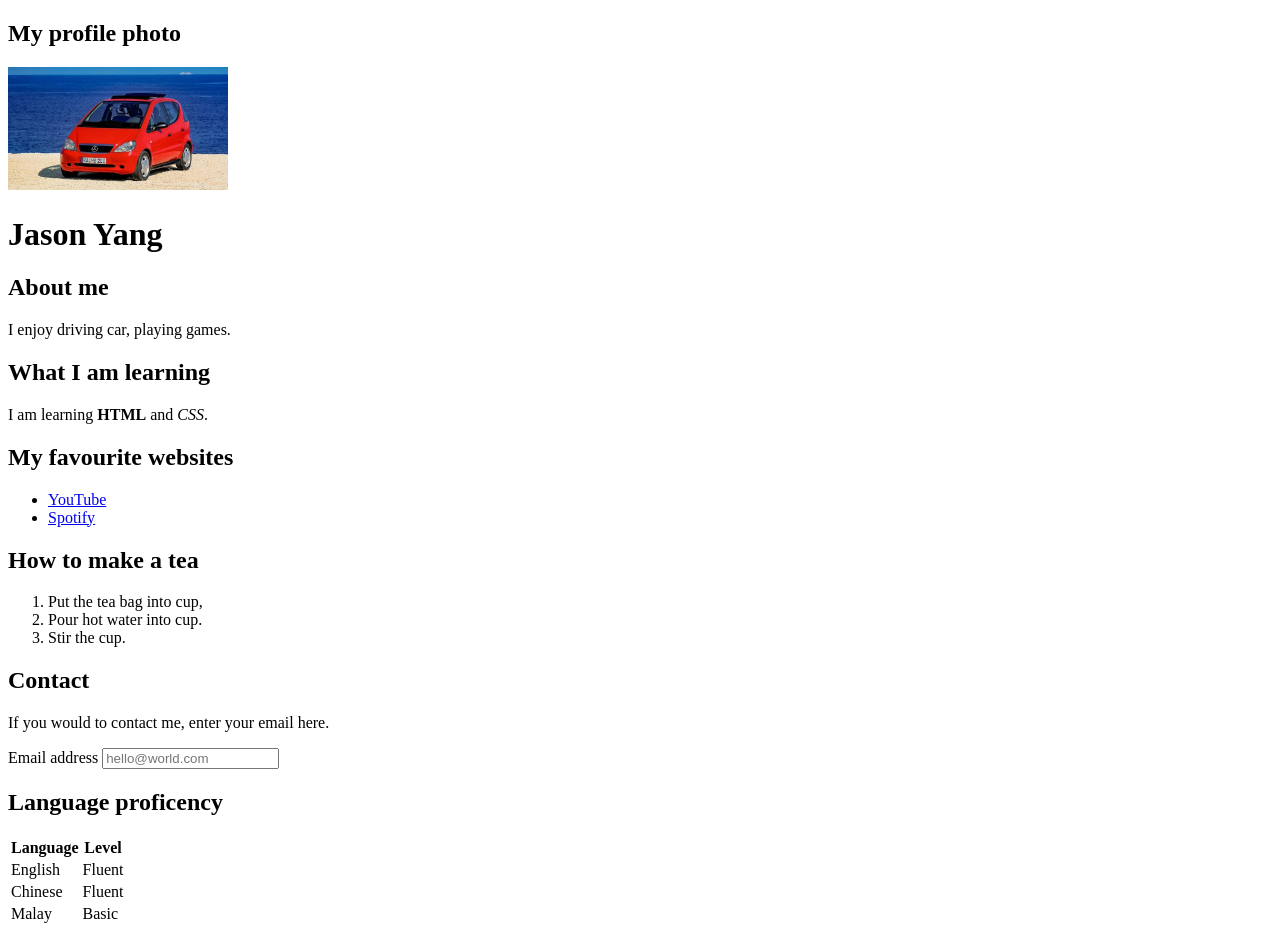
<file: d001-html-page-structure/index.html>
<!DOCTYPE html>
<html lang="en">

<head>
  <meta charset="UTF-8">
  <meta name="viewport" content="width=device-width, initial-scale=1.0">
  <title>Jason's profile</title>
</head>

<body>
  <h2>My profile photo</h2>
  <img src="images/red_car_beach.jpg" alt="Red, mercedes, car parked on sand, beach" width="220">
  <h1>Jason Yang</h1>

  <h2>About me</h2>
  <p>
    I enjoy driving car, playing games.
  </p>

  <h2>What I am learning</h2>
  <p>
    I am learning <strong>HTML</strong> and <em>CSS</em>.
  </p>

  <h2>My favourite websites</h2>
  <ul>
    <li><a href="https://www.youtube.com/">YouTube</a></li>
    <li><a href="https://open.spotify.com/">Spotify</a></li>
  </ul>

  <h2>How to make a tea</h2>
  <ol>
    <li>Put the tea bag into cup,</li>
    <li>Pour hot water into cup.</li>
    <li>Stir the cup.</li>
  </ol>

  <h2>Contact</h2>
  <p>If you would to contact me, enter your email here.</p>

  <label for="email">Email address</label>
  <input id="email" type="text" placeholder="hello@world.com">

  <h2>Language proficency</h2>
  <table>
    <thead>
      <tr>
        <th>Language</th>
        <th>Level</th>
      </tr>
    </thead>
    <tbody>
      <tr>
        <td>English</td>
        <td>Fluent</td>
      </tr>
      <tr>
        <td>Chinese</td>
        <td>Fluent</td>
      </tr>
      <tr>
        <td>Malay</td>
        <td>Basic</td>
      </tr>
    </tbody>
  </table>
</body>

</html>
</file>
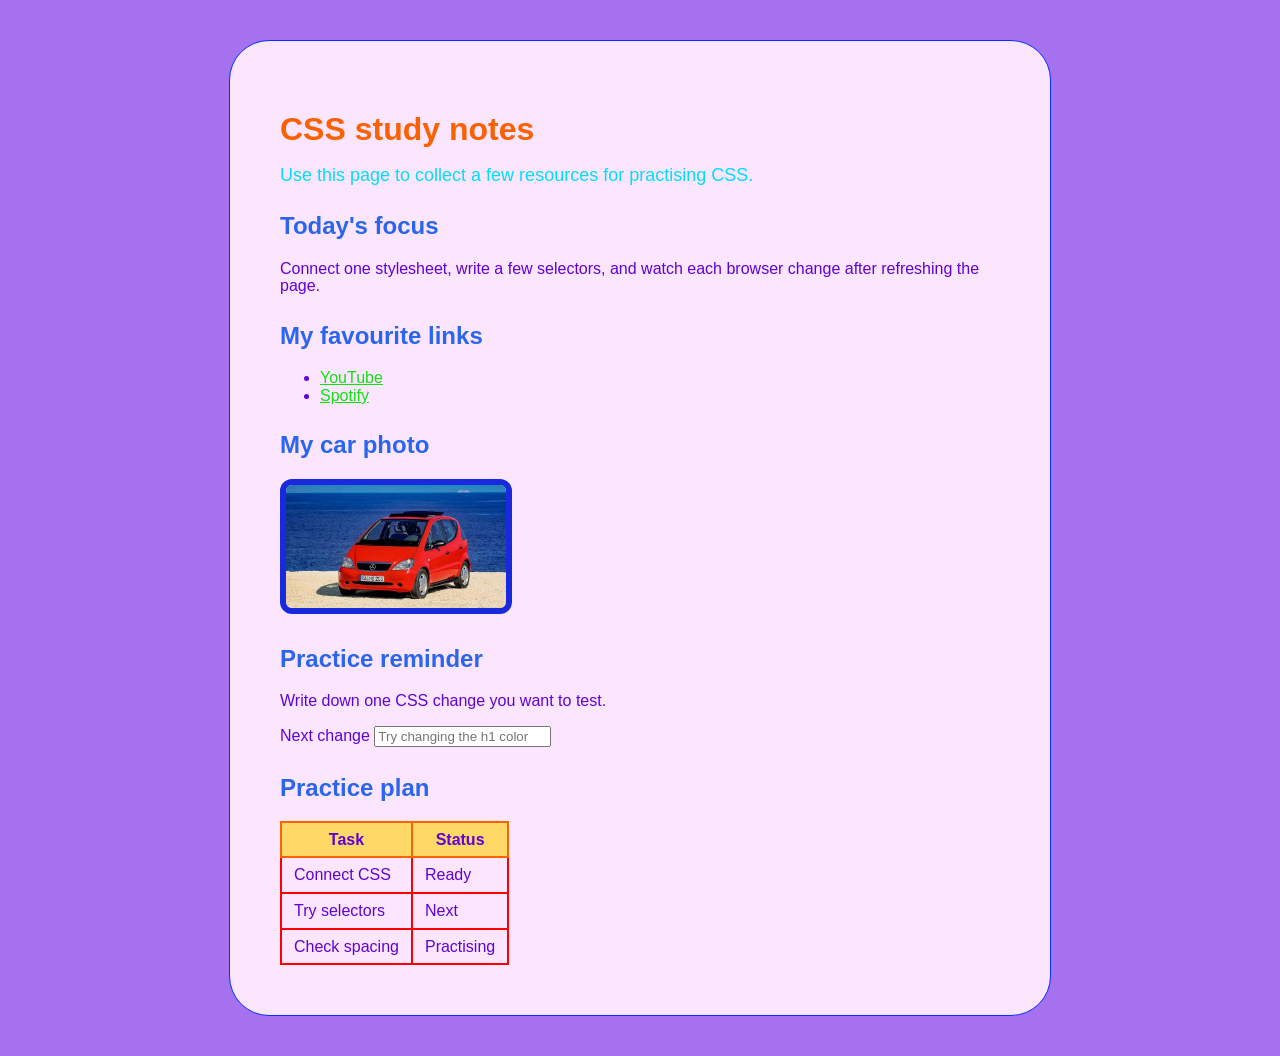
<file: d002-css-foundations/index.html>
<!DOCTYPE html>
<html lang="en">

<head>
  <meta charset="UTF-8">
  <meta name="viewport" content="width=device-width, initial-scale=1.0">
  <title>CSS study notes</title>
  <link rel="stylesheet" href="style.css">
</head>

<body>
  <main class="resource-card">
    <h1>CSS study notes</h1>
    <p class="summary">Use this page to collect a few resources for practising CSS.</p>

    <h2>Today's focus</h2>
    <p>
      Connect one stylesheet, write a few selectors, and watch each browser
      change after refreshing the page.
    </p>

    <h2>My favourite links</h2>
    <ul>
      <li><a href="https://www.youtube.com/">YouTube</a></li>
      <li><a href="https://open.spotify.com/">Spotify</a></li>
    </ul>

    <h2>My car photo</h2>
    <img src="assets/red_car_beach.jpg" alt="Red, mercedes, car parked on sand, beach" width="220">

    <h2>Practice reminder</h2>
    <p>Write down one CSS change you want to test.</p>
    <label for="reminder">Next change</label>
    <input id="reminder" type="text" placeholder="Try changing the h1 color">

    <h2>Practice plan</h2>
    <table>
      <thead>
        <tr>
          <th>Task</th>
          <th>Status</th>
        </tr>
      </thead>
      <tbody>
        <tr>
          <td>Connect CSS</td>
          <td>Ready</td>
        </tr>
        <tr>
          <td>Try selectors</td>
          <td>Next</td>
        </tr>
        <tr>
          <td>Check spacing</td>
          <td>Practising</td>
        </tr>
      </tbody>
    </table>
  </main>
</body>

</html>
</file>
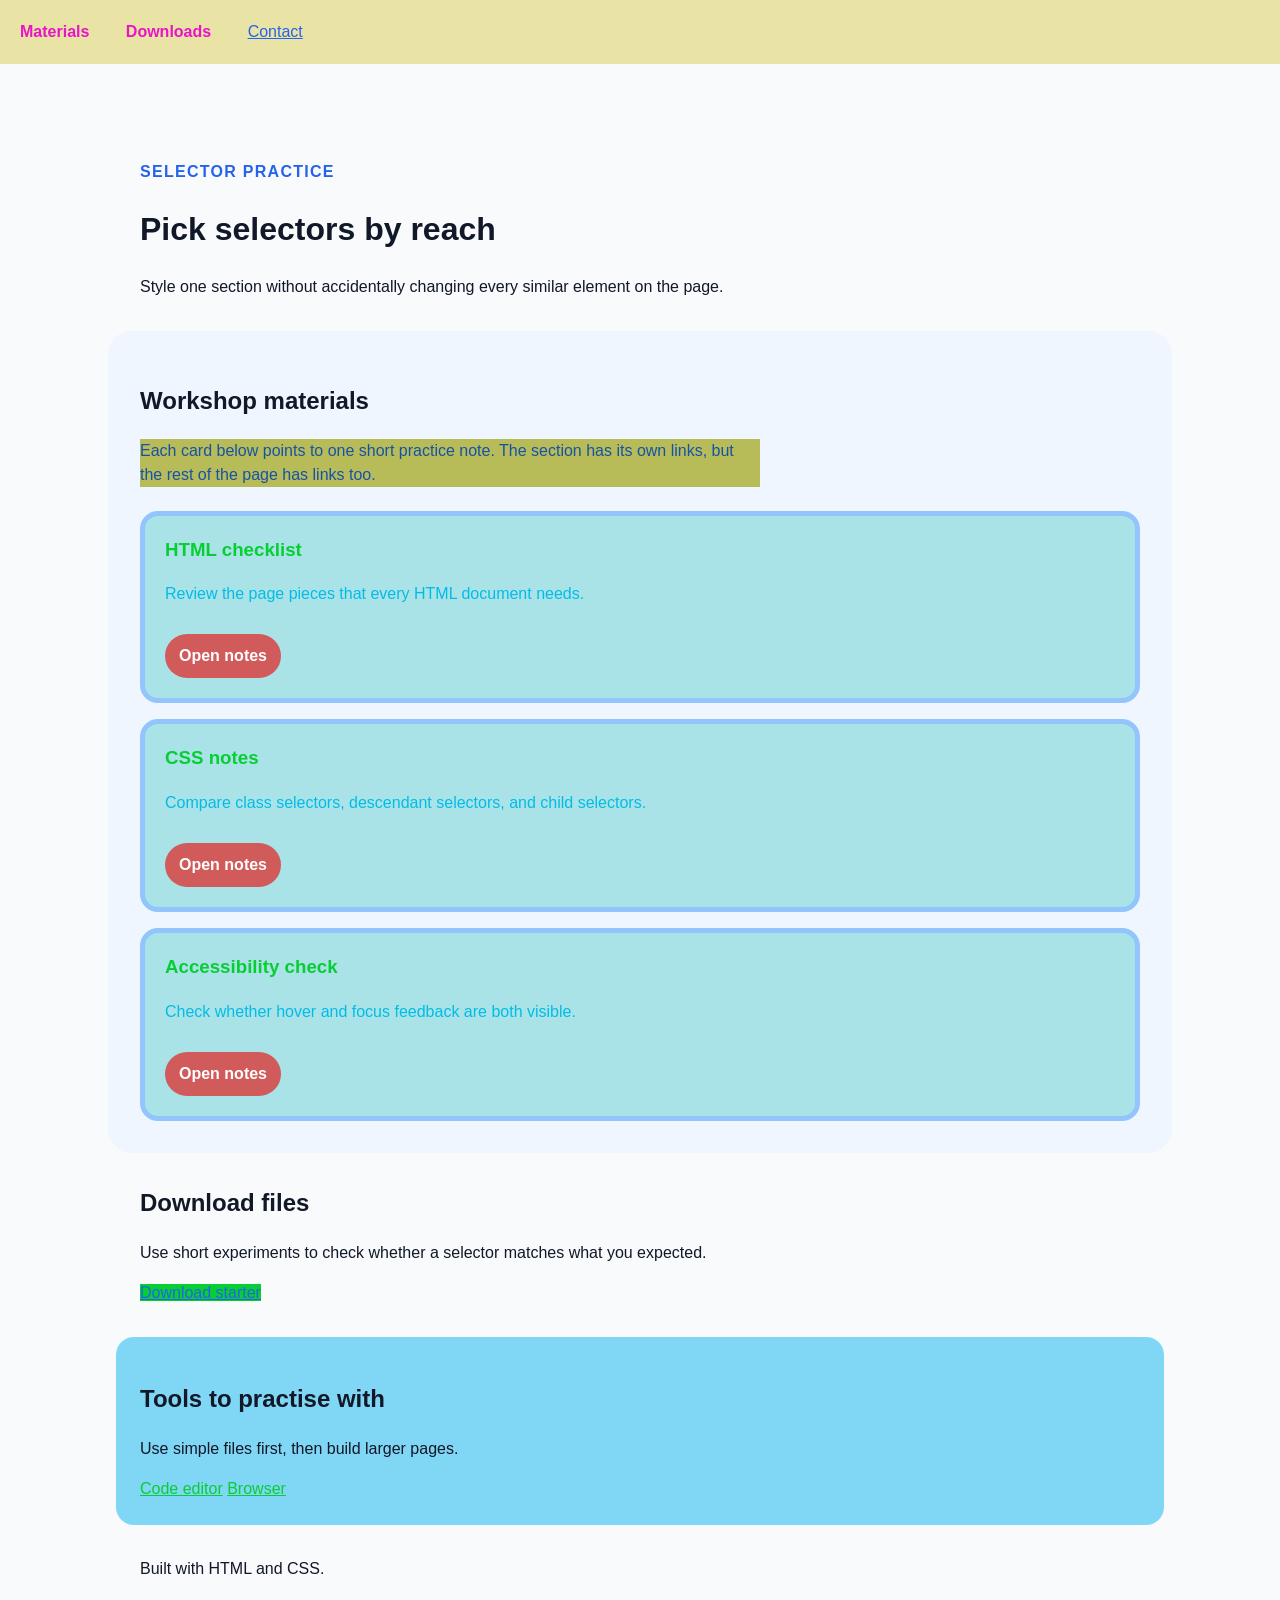
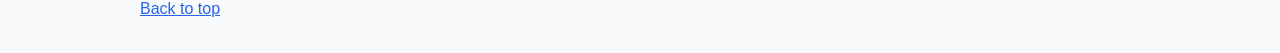
<file: exercise3/index.html>
<!DOCTYPE html>
<html lang="en">
  <head>
    <meta charset="UTF-8">
    <meta name="viewport" content="width=device-width, initial-scale=1.0">
    <title>Resource selector lab</title>
    <link rel="stylesheet" href="style.css">
  </head>
  <body>
    <nav class="quick-nav">
      <a href="#material-shelf">Materials</a>
      <a href="#downloads">Downloads</a>
      <span><a href="#contact">Contact</a></span>
    </nav>

    <header class="intro-panel">
      <p class="kicker">Selector practice</p>
      <h1>Pick selectors by reach</h1>
      <p>
        Style one section without accidentally changing every similar element
        on the page.
      </p>
    </header>

    <main>
      <section class="material-shelf" id="material-shelf">
        <h2>Workshop materials</h2>
        <p class="shelf-intro">
          Each card below points to one short practice note. The section has
          its own links, but the rest of the page has links too.
        </p>

        <div class="material-list">
          <article class="material-card">
            <h3>HTML checklist</h3>
            <p>Review the page pieces that every HTML document needs.</p>
            <a class="lesson-link" href="#html-checklist">Open notes</a>
          </article>

          <article class="material-card">
            <h3>CSS notes</h3>
            <p>Compare class selectors, descendant selectors, and child selectors.</p>
            <a class="lesson-link" href="#css-notes">Open notes</a>
          </article>

          <article class="material-card">
            <h3>Accessibility check</h3>
            <p>Check whether hover and focus feedback are both visible.</p>
            <a class="lesson-link" href="#accessibility-check">Open notes</a>
          </article>
        </div>
      </section>

      <section class="downloads" id="downloads">
        <h2>Download files</h2>
        <p>
          Use short experiments to check whether a selector matches what you
          expected.
        </p>
        <a href="#notes">Download starter</a>
      </section>
      
      <section class="tools">
        <h2>Tools to practise with</h2>
        <p>Use simple files first, then build larger pages.</p>
        <a href="#editor">Code editor</a>
        <a href="#browser">Browser</a>
      </section>
    </main>

    <footer class="page-footer" id="contact">
      <p>Built with HTML and CSS.</p>
      <a href="#top">Back to top</a>
    </footer>
  </body>
</html>
</file>
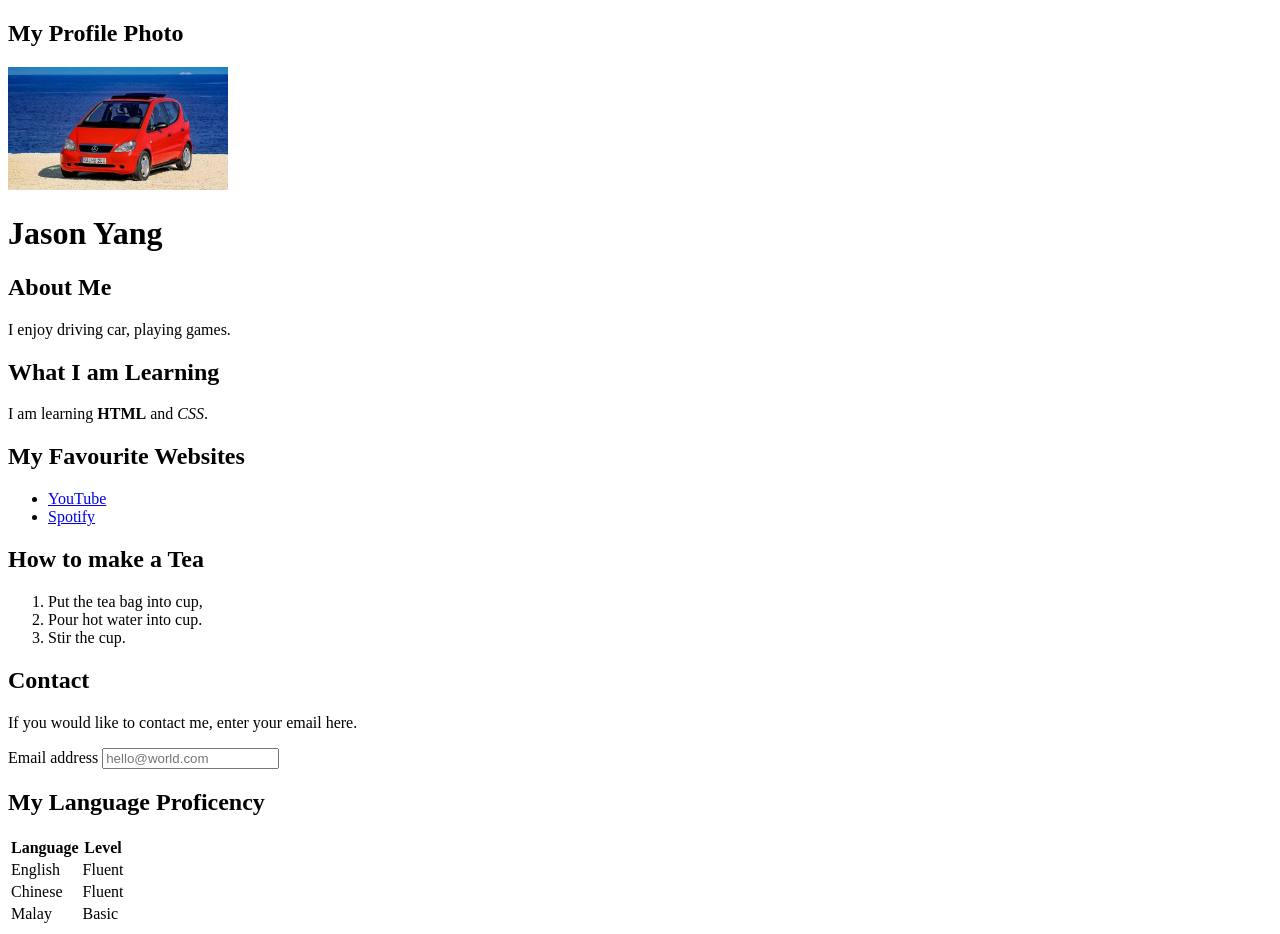
<file: exercise01/html-page-structure/index.html>
<!DOCTYPE html>
<html lang="en">

<head>
  <meta charset="UTF-8">
  <meta name="viewport" content="width=device-width, initial-scale=1.0">
  <link rel="icon" href="images/favicon.png">
  <title>Jason's Profile</title>
</head>

<body>
  <h2>My Profile Photo</h2>
  <img src="images/red_car_beach.jpg" alt="Red, mercedes, car parked on sand, beach" width="220" height="123">
  <h1>Jason Yang</h1>

  <h2>About Me</h2>
  <p>
    I enjoy driving car, playing games.
  </p>

  <h2>What I am Learning</h2>
  <p>
    I am learning <strong>HTML</strong> and <em>CSS</em>.
  </p>

  <h2>My Favourite Websites</h2>
  <ul>
    <li><a href="https://www.youtube.com/">YouTube</a></li>
    <li><a href="https://open.spotify.com/">Spotify</a></li>
  </ul>

  <h2>How to make a Tea</h2>
  <ol>
    <li>Put the tea bag into cup,</li>
    <li>Pour hot water into cup.</li>
    <li>Stir the cup.</li>
  </ol>

  <h2>Contact</h2>
  <p>If you would like to contact me, enter your email here.</p>
  <label for="email">Email address</label>
  <input id="email" type="text" placeholder="hello@world.com">

  <h2>My Language Proficency</h2>
  <table>
    <thead>
      <tr>
        <th>Language</th>
        <th>Level</th>
      </tr>
    </thead>
    <tbody>
      <tr>
        <td>English</td>
        <td>Fluent</td>
      </tr>
      <tr>
        <td>Chinese</td>
        <td>Fluent</td>
      </tr>
      <tr>
        <td>Malay</td>
        <td>Basic</td>
      </tr>
    </tbody>
  </table>
</body>

</html>
</file>
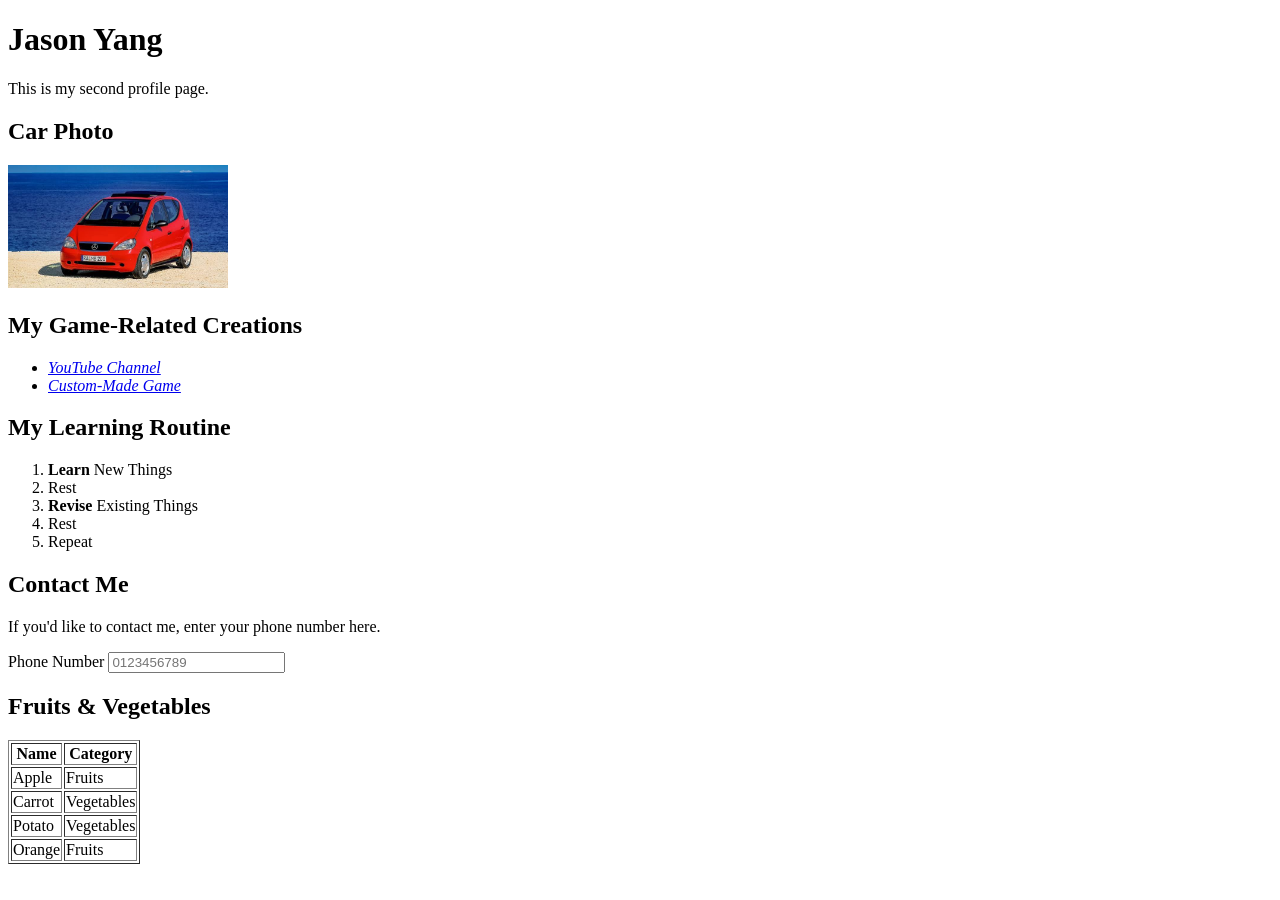
<file: exercise01/personal-profile-page/index.html>
<!DOCTYPE html>
<html lang="en">

<head>
    <meta charset="UTF-8">
    <meta name="viewport" content="width=device-width, initial-scale=1.0">
    <link rel="icon" href="images/favicon.png">
    <title>Jason's Profile 2</title>
</head>

<body>
    <h1>Jason Yang</h1>
    <p>
        This is my second profile page.
    </p>

    <h2>Car Photo</h2>
    <img src="images/red_car_beach.jpg" alt="Red, mercedes, car parked on sand, beach" width="220" height="123">

    <h2>My Game-Related Creations</h2>
    <ul>
        <li><a href="https://www.youtube.com/Bonkorn"><em>YouTube Channel</em></a></li>
        <li><a href="https://workshop.codes/owware"><em>Custom-Made Game</em></a></li>
    </ul>

    <h2>My Learning Routine</h2>
    <ol>
        <li><strong>Learn</strong> New Things</li>
        <li>Rest</li>
        <li><strong>Revise</strong> Existing Things</li>
        <li>Rest</li>
        <li>Repeat</li>
    </ol>

    <h2>Contact Me</h2>
    <p>If you'd like to contact me, enter your phone number here.</p>
    <label for="phonenumber">Phone Number</label>
    <input id="phonenumber" type="tel" placeholder="0123456789">

    <h2>Fruits & Vegetables</h2>
    <table border="1">
        <thead>
            <tr>
                <th>Name</th>
                <th>Category</th>
            </tr>
        </thead>
        <tbody>
            <tr>
                <td>Apple</td>
                <td>Fruits</td>
            </tr>
            <tr>
                <td>Carrot</td>
                <td>Vegetables</td>
            </tr>
            <tr>
                <td>Potato</td>
                <td>Vegetables</td>
            </tr>
            <tr>
                <td>Orange</td>
                <td>Fruits</td>
            </tr>
        </tbody>
    </table>
</body>

</html>
</file>
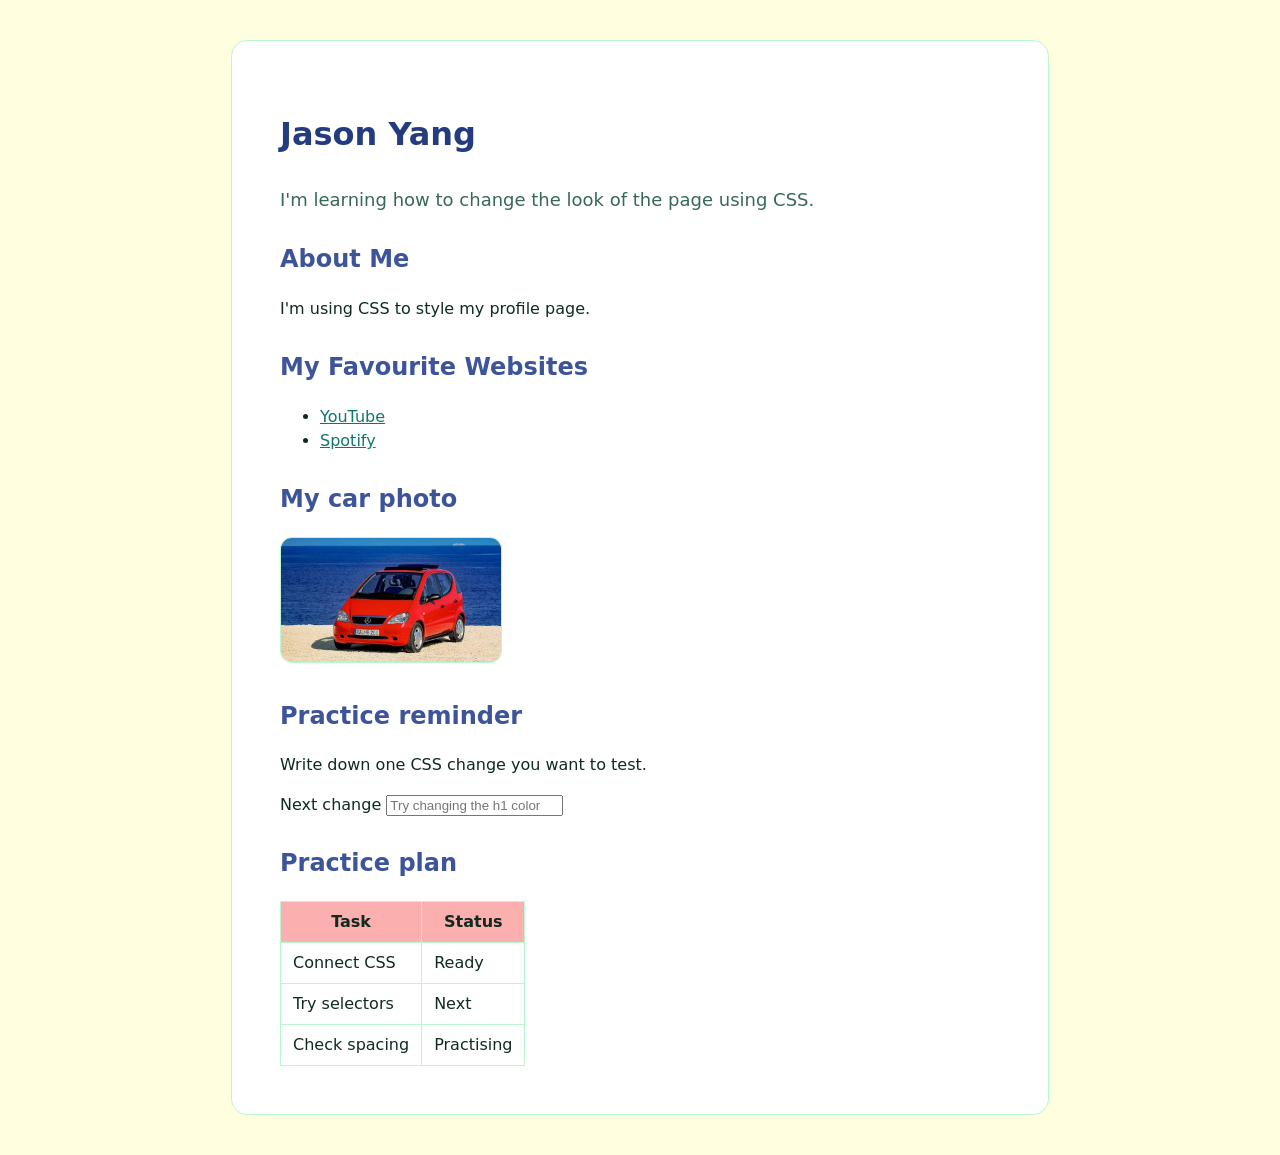
<file: exercise02/style-profile-page/index.html>
<!DOCTYPE html>
<html lang="en">

<head>
  <meta charset="UTF-8">
  <meta name="viewport" content="width=device-width, initial-scale=1.0">
  <title>CSS study notes</title>
  <link rel="stylesheet" href="style.css">
</head>

<body>
  <main class="mycard">
    <h1>Jason Yang</h1>
    <p class="intro">I'm learning how to change the look of the page using CSS.</p>

    <h2>About Me</h2>
    <p>
      I'm using CSS to style my profile page.
    </p>

    <h2>My Favourite Websites</h2>
    <ul>
      <li><a href="https://www.youtube.com/">YouTube</a></li>
      <li><a href="https://open.spotify.com/">Spotify</a></li>
    </ul>

    <h2>My car photo</h2>
    <img src="assets/red_car_beach.jpg" alt="Red, mercedes, car parked on sand, beach" width="220">

    <h2>Practice reminder</h2>
    <p>Write down one CSS change you want to test.</p>
    <label for="reminder">Next change</label>
    <input id="reminder" type="text" placeholder="Try changing the h1 color">

    <h2>Practice plan</h2>
    <table>
      <thead>
        <tr>
          <th>Task</th>
          <th>Status</th>
        </tr>
      </thead>
      <tbody>
        <tr>
          <td>Connect CSS</td>
          <td>Ready</td>
        </tr>
        <tr>
          <td>Try selectors</td>
          <td>Next</td>
        </tr>
        <tr>
          <td>Check spacing</td>
          <td>Practising</td>
        </tr>
      </tbody>
    </table>
  </main>
</body>

</html>
</file>
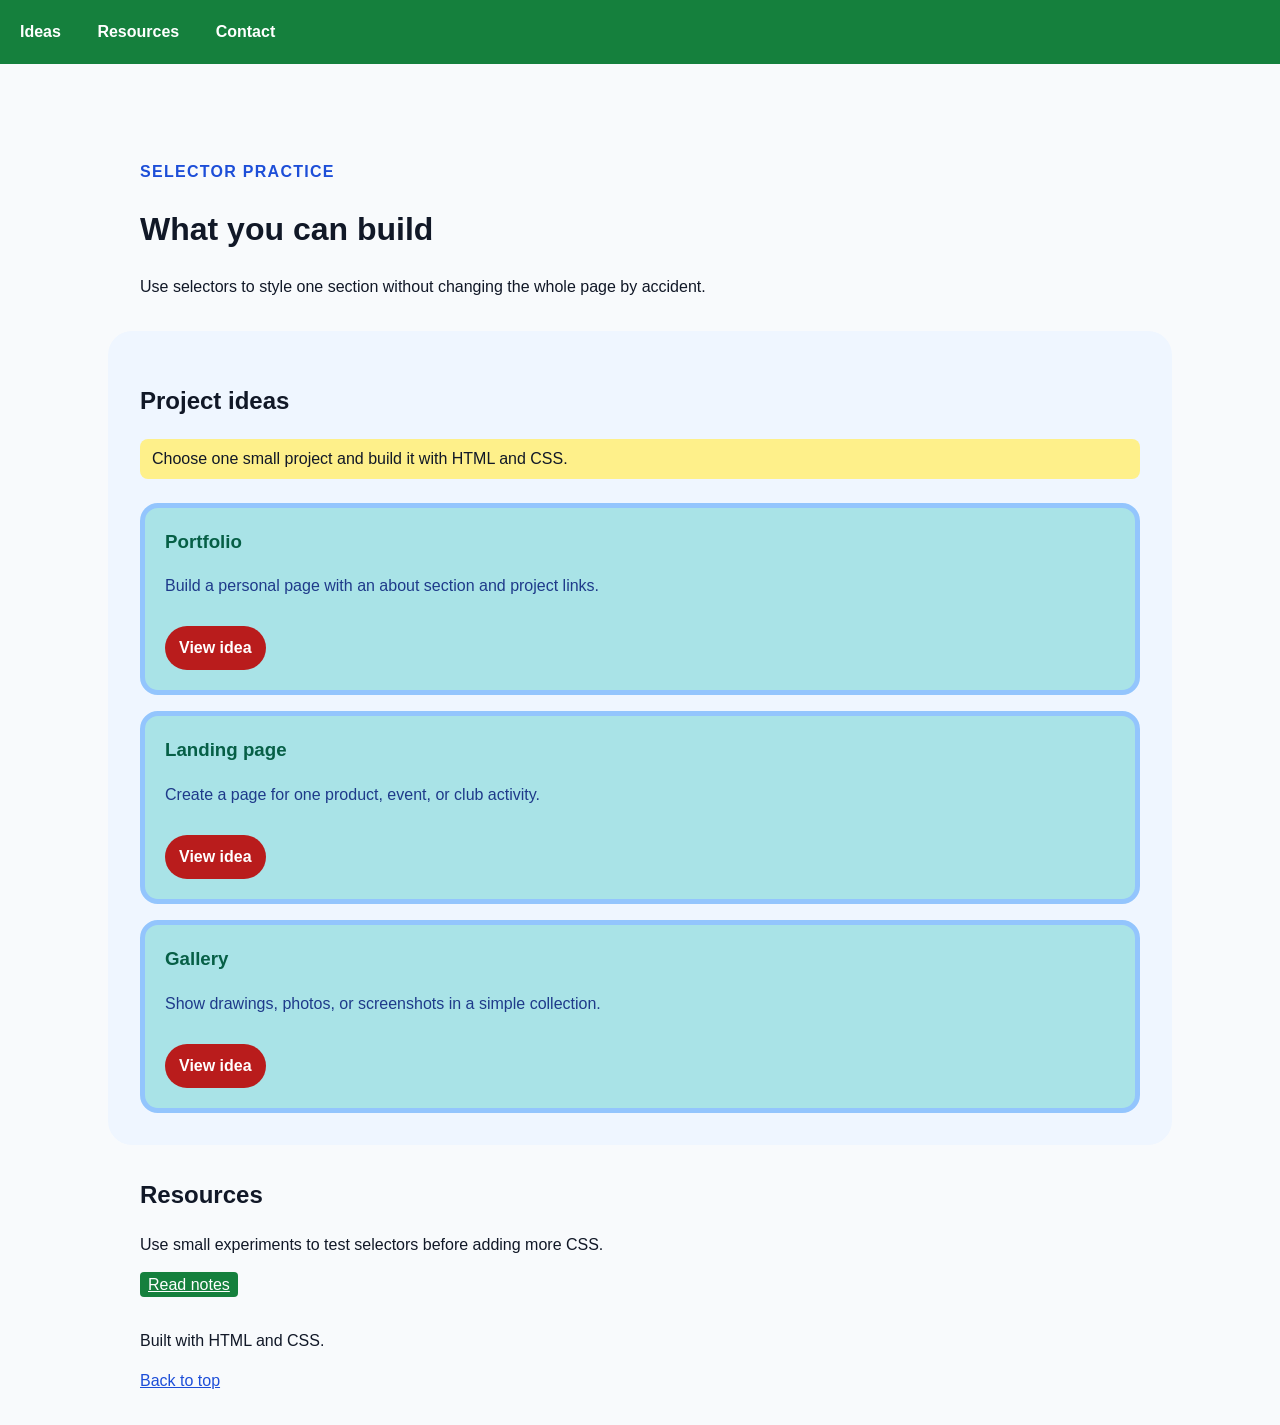
<file: exercise03/feature-cards/index.html>
<!DOCTYPE html>
<html lang="en">
  <head>
    <meta charset="UTF-8">
    <meta name="viewport" content="width=device-width, initial-scale=1.0">
    <title>Selector practice</title>
    <link rel="stylesheet" href="style.css">
  </head>
  <body>
    <nav class="site-nav">
      <a href="#features">Ideas</a>
      <a href="#resources">Resources</a>
      <a href="#contact">Contact</a>
    </nav>

    <header class="hero">
      <p class="eyebrow">Selector Practice</p>
      <h1>What you can build</h1>
      <p>Use selectors to style one section without changing the whole page by accident.</p>
    </header>

    <main>
      <section class="features" id="features">
        <h2>Project ideas</h2>
        <p class="section-intro">Choose one small project and build it with HTML and CSS.</p>

        <div class="card-grid">
          <article class="feature-card">
            <h3>Portfolio</h3>
            <p>Build a personal page with an about section and project links.</p>
            <a class="button-link" href="#portfolio">View idea</a>
          </article>

          <article class="feature-card">
            <h3>Landing page</h3>
            <p>Create a page for one product, event, or club activity.</p>
            <a class="button-link" href="#landing">View idea</a>
          </article>

          <article class="feature-card">
            <h3>Gallery</h3>
            <p>Show drawings, photos, or screenshots in a simple collection.</p>
            <a class="button-link" href="#gallery">View idea</a>
          </article>
        </div>
      </section>

      <section class="resources" id="resources">
        <h2>Resources</h2>
        <p>Use small experiments to test selectors before adding more CSS.</p>
        <a href="#notes">Read notes</a>
      </section>
    </main>

    <footer class="site-footer" id="contact">
      <p>Built with HTML and CSS.</p>
      <a href="#top">Back to top</a>
    </footer>
  </body>
</html>
</file>
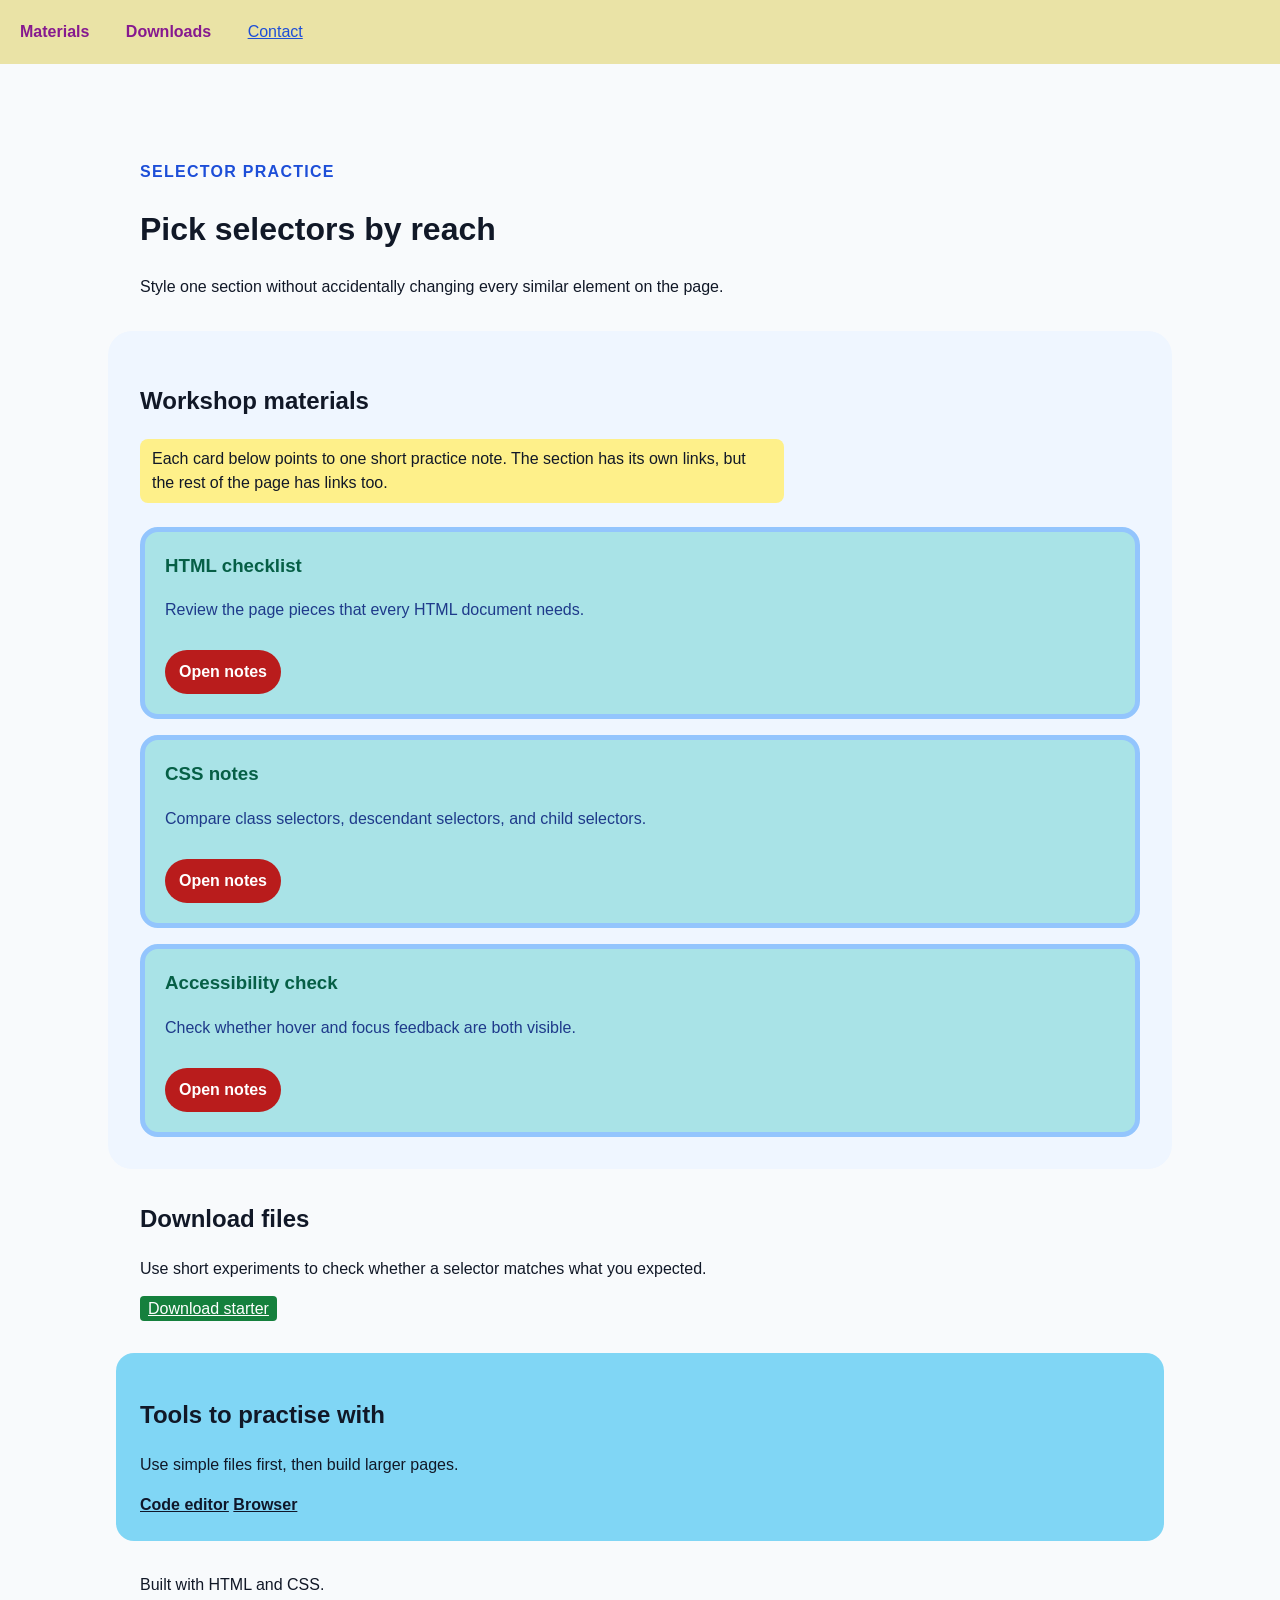
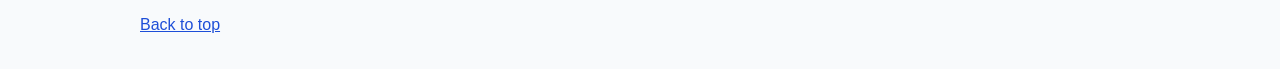
<file: exercise03/selectors-cascade-states/index.html>
<!DOCTYPE html>
<html lang="en">
  <head>
    <meta charset="UTF-8">
    <meta name="viewport" content="width=device-width, initial-scale=1.0">
    <title>Resource selector lab</title>
    <link rel="stylesheet" href="style.css">
  </head>
  <body>
    <nav class="quick-nav">
      <a href="#material-shelf">Materials</a>
      <a href="#downloads">Downloads</a>
      <span><a href="#contact">Contact</a></span>
    </nav>

    <header class="intro-panel">
      <p class="kicker">Selector Practice</p>
      <h1>Pick selectors by reach</h1>
      <p>
        Style one section without accidentally changing every similar element
        on the page.
      </p>
    </header>

    <main>
      <section class="material-shelf" id="material-shelf">
        <h2>Workshop materials</h2>
        <p class="shelf-intro">
          Each card below points to one short practice note. The section has
          its own links, but the rest of the page has links too.
        </p>

        <div class="material-list">
          <article class="material-card">
            <h3>HTML checklist</h3>
            <p>Review the page pieces that every HTML document needs.</p>
            <a class="lesson-link" href="#html-checklist">Open notes</a>
          </article>

          <article class="material-card">
            <h3>CSS notes</h3>
            <p>Compare class selectors, descendant selectors, and child selectors.</p>
            <a class="lesson-link" href="#css-notes">Open notes</a>
          </article>

          <article class="material-card">
            <h3>Accessibility check</h3>
            <p>Check whether hover and focus feedback are both visible.</p>
            <a class="lesson-link" href="#accessibility-check">Open notes</a>
          </article>
        </div>
      </section>

      <section class="downloads" id="downloads">
        <h2>Download files</h2>
        <p>
          Use short experiments to check whether a selector matches what you
          expected.
        </p>
        <a href="#notes">Download starter</a>
      </section>
      
      <section class="tools">
        <h2>Tools to practise with</h2>
        <p>Use simple files first, then build larger pages.</p>
        <a href="#editor">Code editor</a>
        <a href="#browser">Browser</a>
      </section>
    </main>

    <footer class="page-footer" id="contact">
      <p>Built with HTML and CSS.</p>
      <a href="#top">Back to top</a>
    </footer>
  </body>
</html>
</file>
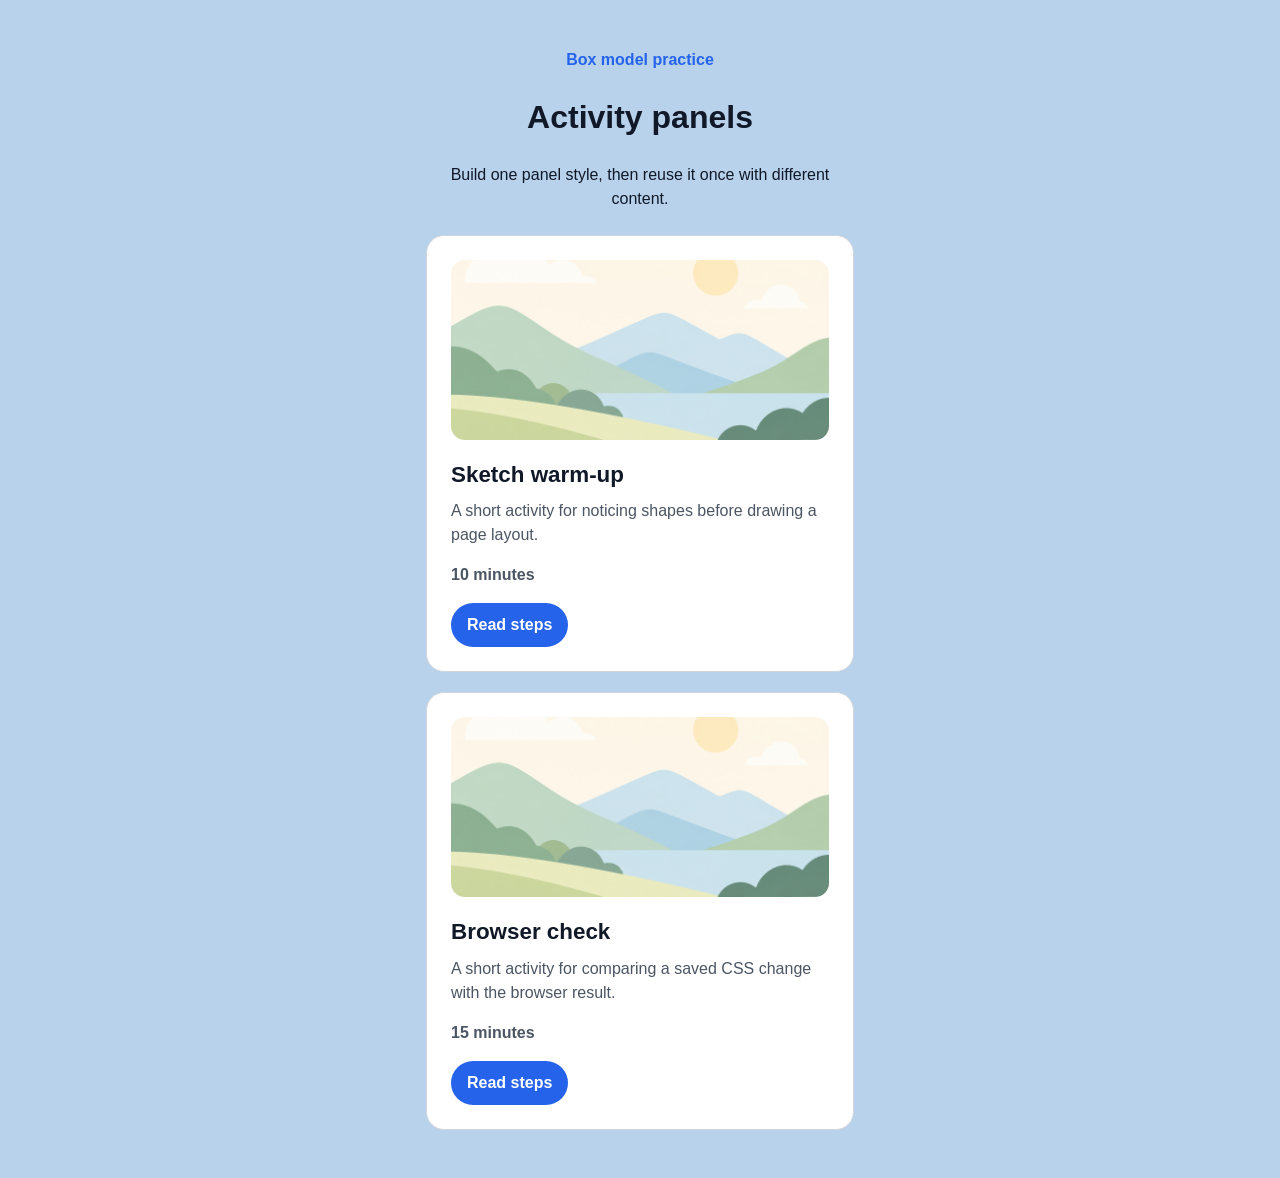
<file: exercise04/box-model-component/index.html>
<!DOCTYPE html>
<html lang="en">

<head>
    <meta charset="UTF-8">
    <meta name="viewport" content="width=device-width, initial-scale=1.0">
    <title>Activity panels</title>
    <link rel="stylesheet" href="style.css">
</head>

<body>
    <main class="lesson-shell">
        <header class="lesson-header">
            <p class="topic-label">Box model practice</p>
            <h1>Activity panels</h1>
            <p>
                Build one panel style, then reuse it once with different content.
            </p>
        </header>

        <article class="activity-panel">
            <img class="panel-image" src="images/card-landscape.png" alt="Soft illustrated hills and lake">
            <h2>Sketch warm-up</h2>
            <p>
                A short activity for noticing shapes before drawing a page layout.
            </p>
            <p class="panel-detail">10 minutes</p>
            <a class="panel-link" href="#sketch-warm-up">Read steps</a>
        </article>
        <article class="activity-panel">
            <img class="panel-image" src="images/card-landscape.png" alt="Soft illustrated hills and lake">
            <h2>Browser check</h2>
            <p>
                A short activity for comparing a saved CSS change with the browser result.
            </p>
            <p class="panel-detail">15 minutes</p>
            <a class="panel-link" href="#browser-check">Read steps</a>
        </article>
    </main>
</body>

</html>
</file>
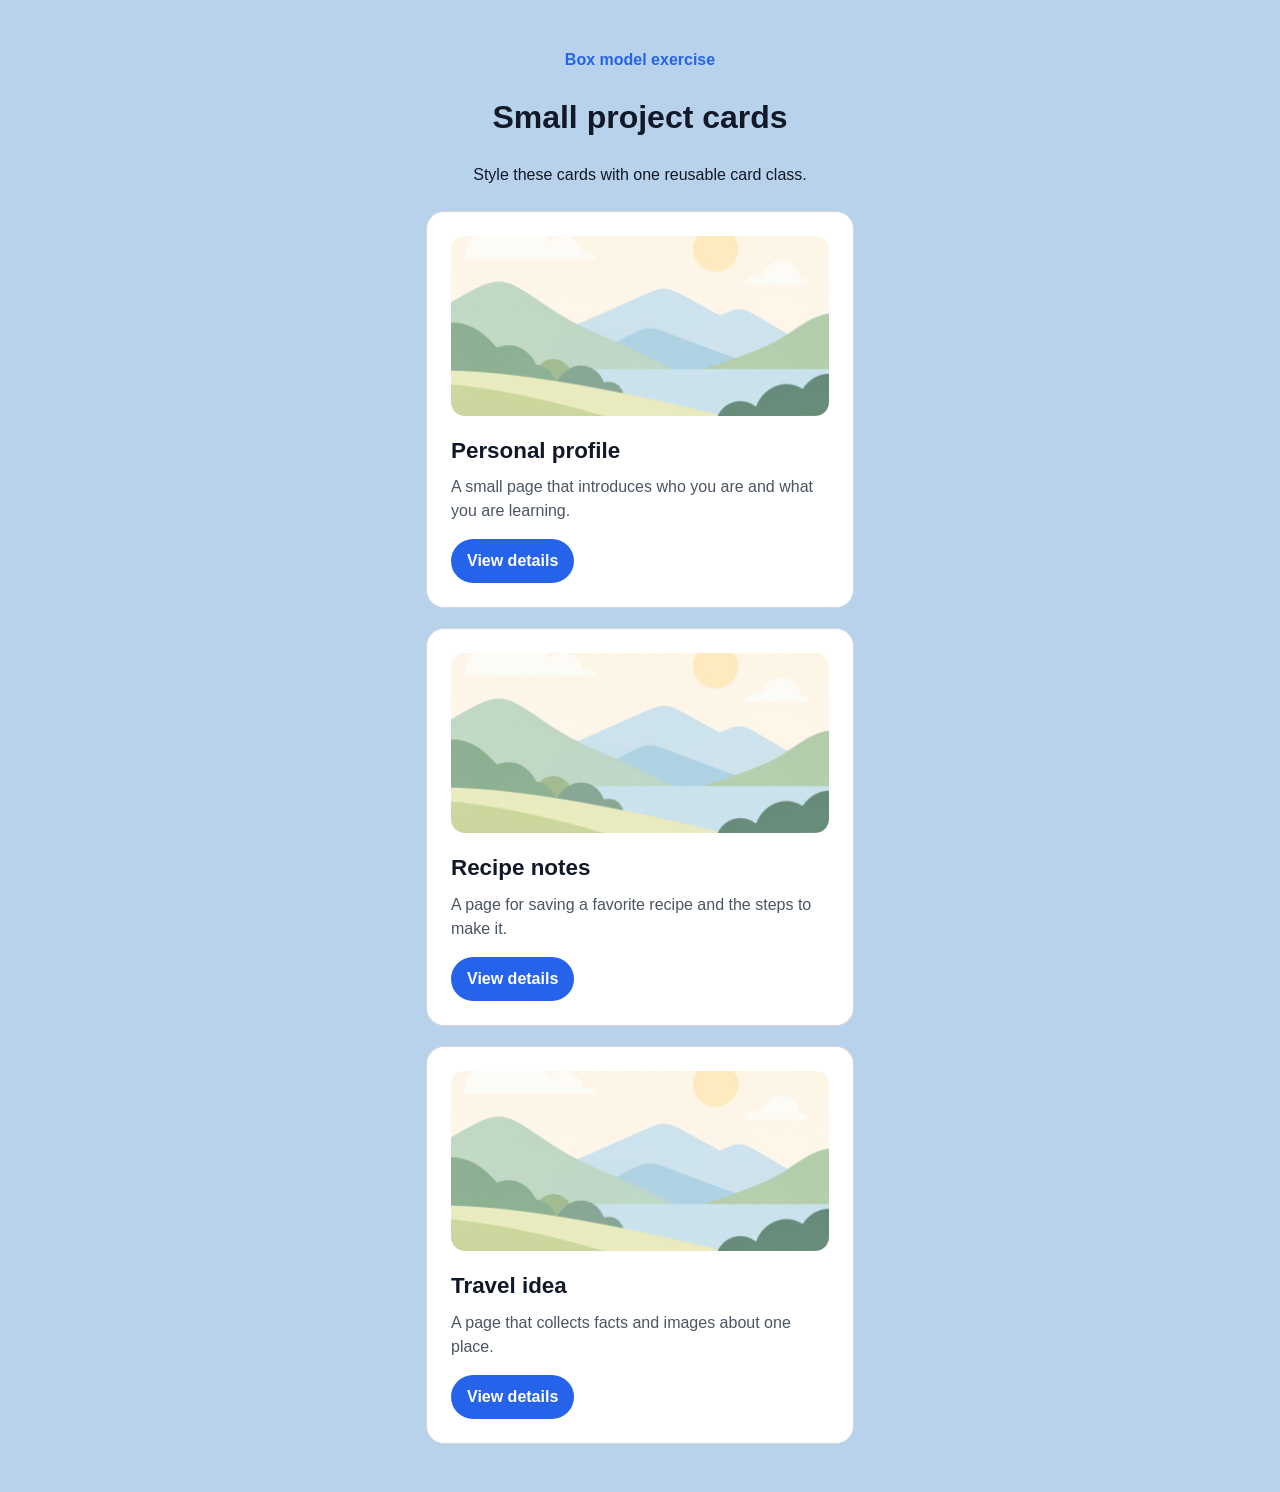
<file: exercise04/reusable-cards/index.html>
<!DOCTYPE html>
<html lang="en">
  <head>
    <meta charset="UTF-8">
    <meta name="viewport" content="width=device-width, initial-scale=1.0">
    <title>Reusable card components</title>
    <link rel="stylesheet" href="style.css">
  </head>
  <body>
    <main class="page-wrapper">
      <header class="page-intro">
        <p class="eyebrow">Box model exercise</p>
        <h1>Small project cards</h1>
        <p>
          Style these cards with one reusable card class.
        </p>
      </header>

      <article class="project-card">
        <img
          class="project-image"
          src="images/card-landscape.png"
          alt="Soft illustrated hills and lake"
        >
        <h2>Personal profile</h2>
        <p>
          A small page that introduces who you are and what you are learning.
        </p>
        <a class="project-link" href="#personal-profile">View details</a>
      </article>

      <article class="project-card">
        <img
          class="project-image"
          src="images/card-landscape.png"
          alt="Soft illustrated hills and lake"
        >
        <h2>Recipe notes</h2>
        <p>
          A page for saving a favorite recipe and the steps to make it.
        </p>
        <a class="project-link" href="#recipe-notes">View details</a>
      </article>

      <article class="project-card">
        <img
          class="project-image"
          src="images/card-landscape.png"
          alt="Soft illustrated hills and lake"
        >
        <h2>Travel idea</h2>
        <p>
          A page that collects facts and images about one place.
        </p>
        <a class="project-link" href="#travel-idea">View details</a>
      </article>
    </main>
  </body>
</html>
</file>
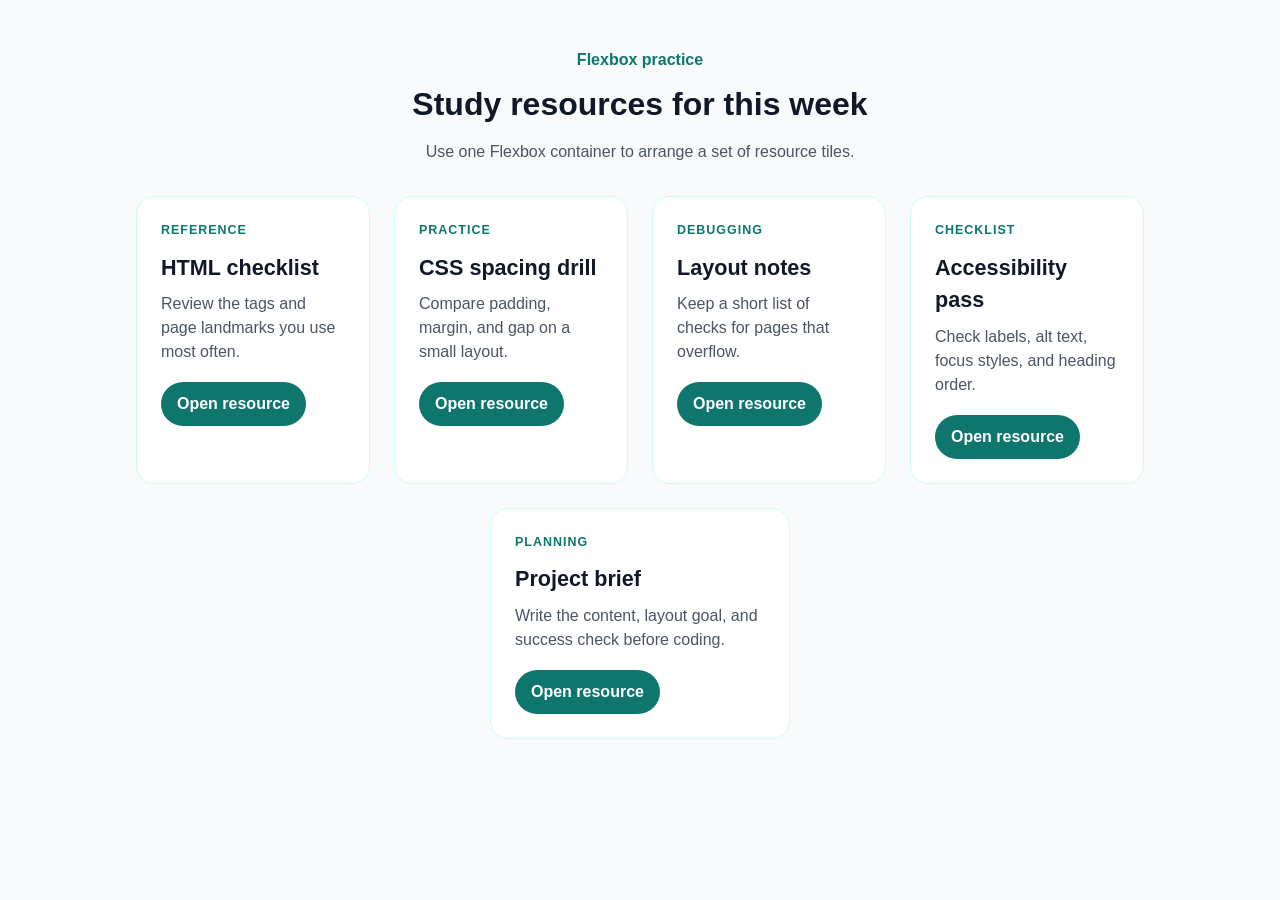
<file: exercise05/flexbox-resource-strip/index.html>
<!DOCTYPE html>
<html lang="en">

<head>
  <meta charset="UTF-8">
  <meta name="viewport" content="width=device-width, initial-scale=1.0">
  <title>Flexbox study resources</title>
  <link rel="stylesheet" href="style.css">
</head>

<body>
  <main class="page-shell">
    <header class="page-header">
      <p class="eyebrow">Flexbox practice</p>
      <h1>Study resources for this week</h1>
      <p>
        Use one Flexbox container to arrange a set of resource tiles.
      </p>
    </header>

    <section class="resource-row" aria-label="Study resources">
      <article class="resource-tile">
        <p class="resource-type">Reference</p>
        <h2>HTML checklist</h2>
        <p>Review the tags and page landmarks you use most often.</p>
        <a class="resource-link" href="#html-checklist">Open resource</a>
      </article>

      <article class="resource-tile">
        <p class="resource-type">Practice</p>
        <h2>CSS spacing drill</h2>
        <p>Compare padding, margin, and gap on a small layout.</p>
        <a class="resource-link" href="#spacing-drill">Open resource</a>
      </article>

      <article class="resource-tile">
        <p class="resource-type">Debugging</p>
        <h2>Layout notes</h2>
        <p>Keep a short list of checks for pages that overflow.</p>
        <a class="resource-link" href="#layout-notes">Open resource</a>
      </article>

      <article class="resource-tile">
        <p class="resource-type">Checklist</p>
        <h2>Accessibility pass</h2>
        <p>Check labels, alt text, focus styles, and heading order.</p>
        <a class="resource-link" href="#accessibility-pass">Open resource</a>
      </article>

      <article class="resource-tile">
        <p class="resource-type">Planning</p>
        <h2>Project brief</h2>
        <p>Write the content, layout goal, and success check before coding.</p>
        <a class="resource-link" href="#project-brief">Open resource</a>
      </article>
    </section>
  </main>
</body>

</html>
</file>
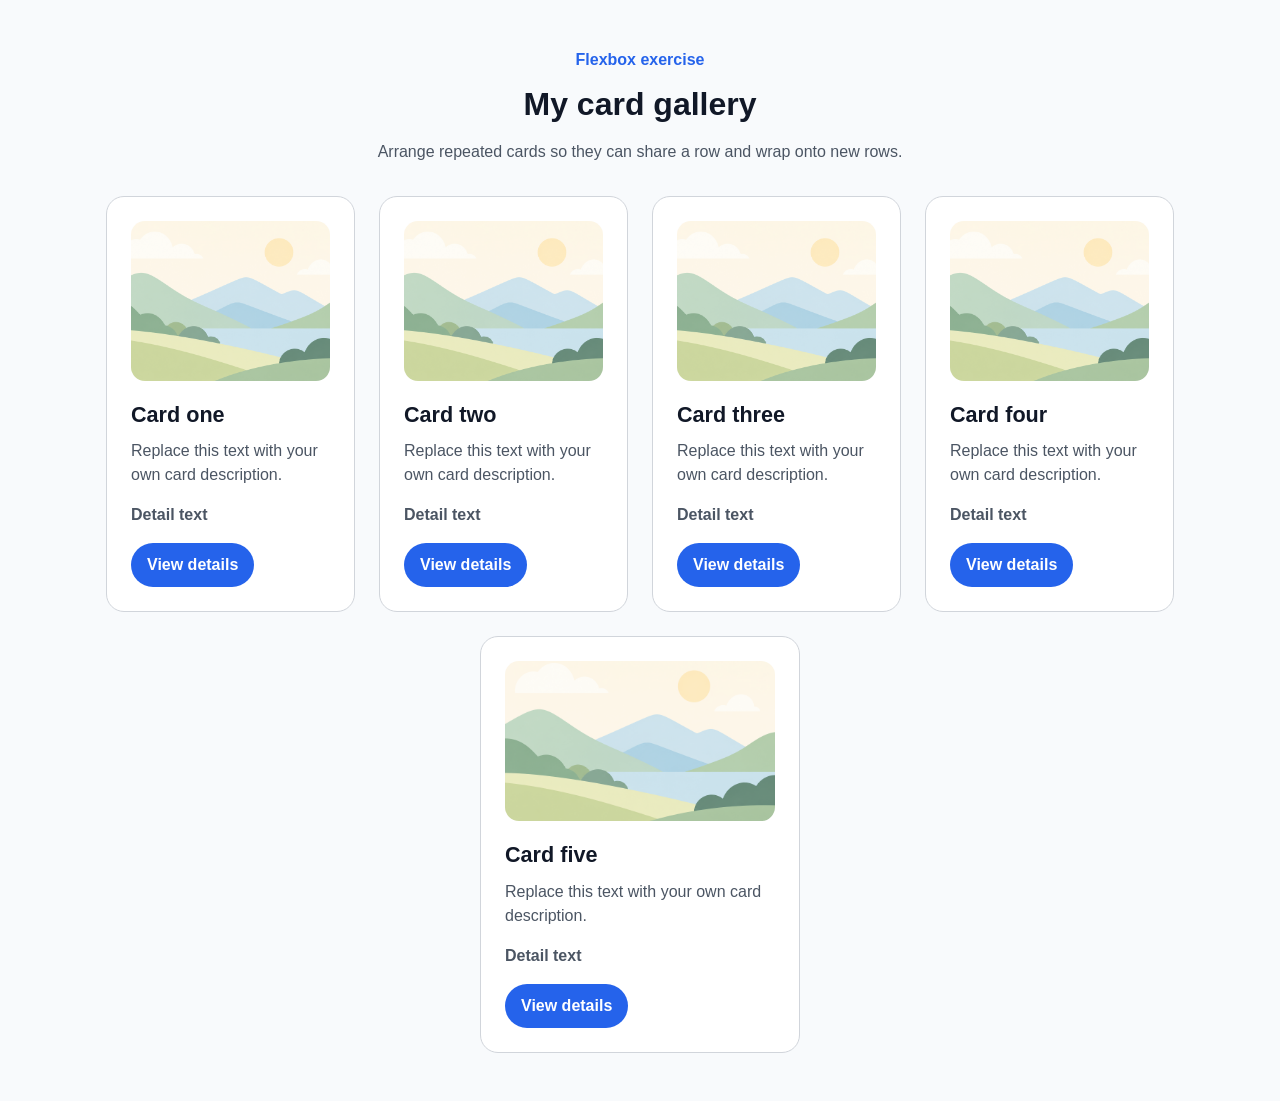
<file: exercise05/responsive-card-gallery/index.html>
<!DOCTYPE html>
<html lang="en">
  <head>
    <meta charset="UTF-8">
    <meta name="viewport" content="width=device-width, initial-scale=1.0">
    <title>My card gallery</title>
    <link rel="stylesheet" href="style.css">
  </head>
  <body>
    <main class="page-shell">
      <header class="page-header">
        <p class="eyebrow">Flexbox exercise</p>
        <h1>My card gallery</h1>
        <p>
          Arrange repeated cards so they can share a row and wrap onto new rows.
        </p>
      </header>

      <section class="card-gallery" aria-label="Card gallery">
        <article class="gallery-card">
          <img
            class="card-image"
            src="images/card-landscape.png"
            alt="Soft illustrated hills and lake"
          >
          <h2>Card one</h2>
          <p>Replace this text with your own card description.</p>
          <p class="card-detail">Detail text</p>
          <a class="card-link" href="#card-one">View details</a>
        </article>

        <article class="gallery-card">
          <img
            class="card-image"
            src="images/card-landscape.png"
            alt="Soft illustrated hills and lake"
          >
          <h2>Card two</h2>
          <p>Replace this text with your own card description.</p>
          <p class="card-detail">Detail text</p>
          <a class="card-link" href="#card-two">View details</a>
        </article>

        <article class="gallery-card">
          <img
            class="card-image"
            src="images/card-landscape.png"
            alt="Soft illustrated hills and lake"
          >
          <h2>Card three</h2>
          <p>Replace this text with your own card description.</p>
          <p class="card-detail">Detail text</p>
          <a class="card-link" href="#card-three">View details</a>
        </article>

        <article class="gallery-card">
          <img
            class="card-image"
            src="images/card-landscape.png"
            alt="Soft illustrated hills and lake"
          >
          <h2>Card four</h2>
          <p>Replace this text with your own card description.</p>
          <p class="card-detail">Detail text</p>
          <a class="card-link" href="#card-four">View details</a>
        </article>

        <article class="gallery-card">
          <img
            class="card-image"
            src="images/card-landscape.png"
            alt="Soft illustrated hills and lake"
          >
          <h2>Card five</h2>
          <p>Replace this text with your own card description.</p>
          <p class="card-detail">Detail text</p>
          <a class="card-link" href="#card-five">View details</a>
        </article>
      </section>
    </main>
  </body>
</html>
</file>
<file: d002-css-foundations/style.css>
body {
    margin: 0;
    font-family: Arial, sans-serif;
    background-color: #a571ef;
    color: #5e03d5;
    line-height: 1.1;

    h1 {
        color: #fa6102;
        margin-bottom: 8px;
    }

    h2 {
        color: #2a65ee;
        margin-top: 28px;
    }

    a {
        color: #0fe20f;
    }
}

.resource-card {
  max-width: 720px;
  margin: 40px auto;
  padding: 50px;
  background-color: #fce5ff;
  border: 1px solid #002fff;
  border-radius: 40px;
}

.summary {
  color: #00ddff;
  font-size: 18px;
}

img {
  border: 6px solid #1929dc;
  border-radius: 12px;
}

table {
  border-collapse: collapse;
  margin-top: 12px;
}

td {
  border: 2px solid #ff0000;
  padding: 8px 12px;
}

th {
  border: 2px solid #ff6200;
  padding: 8px 12px;
  background-color: #ffd968;
}
</file>
<file: exercise3/style.css>
body {
  margin: 0;
  font-family: Arial, sans-serif;
  background-color: #f8fafc;
  color: #111827;
  line-height: 1.5;
}

h2 {
  color: #111827;
}

.material-card {
  background-color: #ae50e4;
  padding: 20px;
  border-radius: 18px;
}

.material-shelf p {
  color: #1652a7;
}

.material-card h3 {
  margin-top: 0;
  color: #07ce32;
}

.quick-nav {
  padding: 20px;
  background-color: rgb(234, 227, 166);
}

.quick-nav>a {
  margin-right: 32px;
  color: #e814c8;
  font-weight: 900;
  text-decoration: none;
}

.intro-panel,
.material-shelf,
.downloads,
.page-footer,
.tools {
  max-width: 1000px;
  margin: 32px auto;
  padding: 0 24px;
}

.intro-panel {
  padding-top: 48px;
}

.kicker {
  color: #2563eb;
  font-weight: 700;
  text-transform: uppercase;
  letter-spacing: 0.08em;
}

.material-shelf {
  background-color: #eff6ff;
  padding: 32px;
  border-radius: 24px;
}

.shelf-intro {
  max-width: 620px;
}

.material-list {
  margin-top: 24px;
}

.material-card {
  background-color: rgb(169, 227, 231);
  padding: 20px;
  border: 1px solid #dbeafe;
  border-radius: 18px;
  margin-top: 16px;
}

.lesson-link {
  display: inline-block;
  margin-top: 12px;
  padding: 10px 14px;
  background-color: #3b82f6;
  color: white;
  border-radius: 999px;
  text-decoration: none;
  font-weight: 700;
}

.material-shelf .lesson-link {
  background-color: #d15a5a;
}

.lesson-link:hover,
.lesson-link:focus {
  background-color: #5277da;
  outline: 12px solid #ebe88e;
  outline-offset: 3px;
}

a {
  color: #2563eb;
  background-color: transparent;
}

.material-card {
  border: 5px solid #93c5fd;
}

.downloads a {
  background-color: #07ce32;
}

.material-card p {
  color: #03bce5
}

.material-shelf>p {
  background-color: #b7bc59;
}

.quick-nav>a:hover,
.quick-nav>a:focus {
  background-color: #e8e114;
  outline: 6px solid #07ce32;
}

.tools {
  background-color: #80d6f5;
  padding: 24px;
  border: 2px;
  border-radius: 18px;
  margin-top: 16px;
}

.tools a {
  color: #07ce32;
}

.tools>a:hover,
.tools>a:focus {
  background-color: #e01010;
  outline: 8px solid #1652a7;
}
</file>
<file: exercise02/style-profile-page/style.css>
body {
  margin: 0;
  font-family: system-ui, -apple-system, BlinkMacSystemFont, 'Segoe UI', Roboto, Oxygen, Ubuntu, Cantarell, 'Open Sans', 'Helvetica Neue', sans-serif;
  background-color: lightyellow;
  color: #102a1f;
  line-height: 1.5;
}

h1 {
  color: #243b7f;
  margin-bottom: 28px;
}

h2 {
  color: #3d549b;
  margin-top: 28px;
}

a {
  color: #0f766e;
}

.mycard {
  max-width: 720px;
  margin: 40px auto;
  padding: 48px;
  background-color: #ffffff;
  border: 1px solid #bbf7d0;
  border-radius: 16px;
}

.intro {
  color: #37685a;
  font-size: 18px;
}

img {
  border: 1px solid #bbf7d0;
  border-radius: 12px;
}

table {
  border-collapse: collapse;
  margin-top: 12px;
}

td {
  border: 1px solid #bbf7d0;
  padding: 8px 12px;
}

th {
  border: 1px solid #bbf7d0;
  padding: 8px 12px;
  background-color: #fbafaf;
}
</file>
<file: exercise03/feature-cards/style.css>
body {
  margin: 0;
  font-family: Arial, sans-serif;
  background-color: #f8fafc;
  color: #111827;
  line-height: 1.5;
}

h2 {
  color: #111827;
}

.feature-card {
  background-color: #ae50e4;
  padding: 20px;
  border-radius: 18px;
}

.features p {
  color: #1652a7;
}

.feature-card h3 {
  margin-top: 0;
  color: #065f46;
}

.site-nav {
  padding: 20px;
  background-color: #15803d;
}

.site-nav>a {
  margin-right: 32px;
  color: #ffffff;
  font-weight: 900;
  text-decoration: none;
}

.hero,
.features,
.resources,
.site-footer,
.tools {
  max-width: 1000px;
  margin: 32px auto;
  padding: 0 24px;
}

.hero {
  padding-top: 48px;
}

.eyebrow {
  color: #1d4ed8;
  font-weight: 700;
  text-transform: uppercase;
  letter-spacing: 0.08em;
}

.features {
  background-color: #eff6ff;
  padding: 32px;
  border-radius: 24px;
}

.shelf-intro {
  max-width: 620px;
}

.card-grid {
  margin-top: 24px;
}

.feature-card {
  background-color: #a9e3e7;
  padding: 20px;
  border: 1px solid #dbeafe;
  border-radius: 18px;
  margin-top: 16px;
}

.button-link {
  display: inline-block;
  margin-top: 12px;
  padding: 10px 14px;
  background-color: #2563eb;
  color: #ffffff;
  border-radius: 999px;
  text-decoration: none;
  font-weight: 700;
}

.features .button-link {
  background-color: #b91c1c;
}

.button-link:hover,
.button-link:focus {
  background-color: #1e40af;
  outline: 4px solid #facc15;
  outline-offset: 3px;
}

a {
  color: #1d4ed8;
  background-color: transparent;
}

.feature-card {
  border: 5px solid #93c5fd;
}

.resources a {
  background-color: #15803d;
  color: #ffffff;
  padding: 4px 8px;
  border-radius: 4px;
}

.feature-card p {
  color: #1e3a8a;
}

.features>p {
  background-color: #fef08a;
  color: #111827;
  padding: 8px 12px;
  border-radius: 8px;
}

.site-nav>a:hover,
.site-nav>a:focus {
  background-color: #fde047;
  color: #111827;
  outline: 3px solid #065f46;
}

.tools {
  background-color: #80d6f5;
  padding: 24px;
  border: 2px;
  border-radius: 18px;
  margin-top: 16px;
}

.tools a {
  color: #0f172a;
  font-weight: 700;
}

.tools>a:hover,
.tools>a:focus {
  background-color: #b91c1c;
  color: #ffffff;
  outline: 4px solid #1e3a8a;
}
</file>
<file: exercise03/selectors-cascade-states/style.css>
body {
  margin: 0;
  font-family: Arial, sans-serif;
  background-color: #f8fafc;
  color: #111827;
  line-height: 1.5;
}

h2 {
  color: #111827;
}

.material-card {
  background-color: #ae50e4;
  padding: 20px;
  border-radius: 18px;
}

.material-shelf p {
  color: #1652a7;
}

.material-card h3 {
  margin-top: 0;
  color: #065f46;
}

.quick-nav {
  padding: 20px;
  background-color: rgb(234, 227, 166);
}

.quick-nav>a {
  margin-right: 32px;
  color: #86198f;
  font-weight: 900;
  text-decoration: none;
}

.intro-panel,
.material-shelf,
.downloads,
.page-footer,
.tools {
  max-width: 1000px;
  margin: 32px auto;
  padding: 0 24px;
}

.intro-panel {
  padding-top: 48px;
}

.kicker {
  color: #1d4ed8;
  font-weight: 700;
  text-transform: uppercase;
  letter-spacing: 0.08em;
}

.material-shelf {
  background-color: #eff6ff;
  padding: 32px;
  border-radius: 24px;
}

.shelf-intro {
  max-width: 620px;
}

.material-list {
  margin-top: 24px;
}

.material-card {
  background-color: rgb(169, 227, 231);
  padding: 20px;
  border: 1px solid #dbeafe;
  border-radius: 18px;
  margin-top: 16px;
}

.lesson-link {
  display: inline-block;
  margin-top: 12px;
  padding: 10px 14px;
  background-color: #2563eb;
  color: #ffffff;
  border-radius: 999px;
  text-decoration: none;
  font-weight: 700;
}

.material-shelf .lesson-link {
  background-color: #b91c1c;
}

.lesson-link:hover,
.lesson-link:focus {
  background-color: #1e40af;
  outline: 4px solid #facc15;
  outline-offset: 3px;
}

a {
  color: #1d4ed8;
  background-color: transparent;
}

.material-card {
  border: 5px solid #93c5fd;
}

.downloads a {
  background-color: #15803d;
  color: #ffffff;
  padding: 4px 8px;
  border-radius: 4px;
}

.material-card p {
  color: #1e3a8a;
}

.material-shelf>p {
  background-color: #fef08a;
  color: #111827;
  padding: 8px 12px;
  border-radius: 8px;
}

.quick-nav>a:hover,
.quick-nav>a:focus {
  background-color: #fde047;
  color: #111827;
  outline: 3px solid #065f46;
}

.tools {
  background-color: #80d6f5;
  padding: 24px;
  border: 2px;
  border-radius: 18px;
  margin-top: 16px;
}

.tools a {
  color: #0f172a;
  font-weight: 700;
}

.tools>a:hover,
.tools>a:focus {
  background-color: #b91c1c;
  color: #ffffff;
  outline: 4px solid #1e3a8a;
}
</file>
<file: exercise04/box-model-component/style.css>
* {
  box-sizing: border-box;
}

body {
  margin: 0;
  font-family: Arial, sans-serif;
  background-color: #b8d2ec;
  color: #111827;
  line-height: 1.5;
}

.lesson-shell {
  max-width: 460px;
  margin: 48px auto;
  padding: 0 16px;
}

.lesson-header {
  margin-bottom: 24px;
  text-align: center;
}

.topic-label {
  margin: 0 0 8px;
  color: #2563eb;
  font-weight: 700;
}

.activity-panel {
  width: 100%;
  margin-bottom: 20px;
  padding: 24px;
  border: 1px solid #d1d5db;
  border-radius: 18px;
  background-color: white;
}

.panel-image {
  display: block;
  width: 100%;
  height: 180px;
  object-fit: cover;
  border-radius: 14px;
  margin-bottom: 18px;
}

.activity-panel h2 {
  margin: 0 0 8px;
  font-size: 1.4rem;
}

.activity-panel p {
  margin: 0 0 16px;
  color: #4b5563;
}

.panel-detail {
  font-weight: 700;
}

.panel-link {
  display: inline-block;
  padding: 10px 16px;
  border-radius: 999px;
  background-color: #2563eb;
  color: white;
  font-weight: 700;
  text-decoration: none;
}

.panel-link:hover,
.panel-link:focus {
  background-color: #1d4ed8;
  outline: 3px solid #bfdbfe;
  outline-offset: 2px;
}
</file>
<file: exercise04/reusable-cards/style.css>
* {
  box-sizing: border-box;
}

body {
  margin: 0;
  font-family: Arial, sans-serif;
  background-color: #b8d2ec;
  color: #111827;
  line-height: 1.5;
}

.page-wrapper {
  max-width: 460px;
  margin: 48px auto;
  padding: 0 16px;
}

.page-intro {
  margin-bottom: 24px;
  text-align: center;
}

.eyebrow {
  margin: 0 0 8px;
  color: #2563eb;
  font-weight: 700;
}

.project-card {
  width: 100%;
  margin-bottom: 20px;
  padding: 24px;
  border: 1px solid #d1d5db;
  border-radius: 18px;
  background-color: white;
}

.project-image {
  display: block;
  width: 100%;
  height: 180px;
  object-fit: cover;
  border-radius: 14px;
  margin-bottom: 18px;
}

.project-card h2 {
  margin: 0 0 8px;
  font-size: 1.4rem;
}

.project-card p {
  margin: 0 0 16px;
  color: #4b5563;
}

.project-link {
  display: inline-block;
  padding: 10px 16px;
  border-radius: 999px;
  background-color: #2563eb;
  color: white;
  font-weight: 700;
  text-decoration: none;
}

.project-link:hover,
.project-link:focus {
  background-color: #1d4ed8;
  outline: 3px solid #bfdbfe;
  outline-offset: 2px;
}
</file>
<file: exercise05/flexbox-resource-strip/style.css>
* {
  box-sizing: border-box;
}

body {
  margin: 0;
  font-family: Arial, sans-serif;
  background-color: #f8fafc;
  color: #111827;
  line-height: 1.5;
}

.page-shell {
  max-width: 1040px;
  margin: 48px auto;
  padding: 0 16px;
}

.page-header {
  max-width: 640px;
  margin: 0 auto 32px;
  text-align: center;
}

.eyebrow {
  margin: 0 0 8px;
  color: #0f766e;
  font-weight: 700;
}

.page-header h1 {
  margin: 0 0 12px;
}

.page-header p:last-child {
  margin: 0;
  color: #4b5563;
}

.resource-row {
  display: flex;
  flex-direction: row;
  flex-wrap: wrap;
  justify-content: center;
  align-items: stretch;
  gap: 24px;
}

.resource-tile {
  flex: 1 1 220px;
  max-width: 300px;
  padding: 24px;
  border: 1px solid #ccfbf1;
  border-radius: 18px;
  background-color: white;
}

.resource-type {
  margin: 0 0 12px;
  color: #0f766e;
  font-size: 0.78rem;
  font-weight: 700;
  letter-spacing: 0.08em;
  text-transform: uppercase;
}

.resource-tile h2 {
  margin: 0 0 8px;
  font-size: 1.35rem;
}

.resource-tile p:not(.resource-type) {
  margin: 0 0 18px;
  color: #4b5563;
}

.resource-link {
  display: inline-block;
  padding: 10px 16px;
  border-radius: 999px;
  background-color: #0f766e;
  color: white;
  font-weight: 700;
  text-decoration: none;
}

.resource-link:hover,
.resource-link:focus {
  background-color: #115e59;
  outline: 3px solid #99f6e4;
  outline-offset: 2px;
}
</file>
<file: exercise05/responsive-card-gallery/style.css>
* {
  box-sizing: border-box;
}

body {
  margin: 0;
  font-family: Arial, sans-serif;
  background-color: #f8fafc;
  color: #111827;
  line-height: 1.5;
}

.page-shell {
  max-width: 1100px;
  margin: 48px auto;
  padding: 0 16px;
}

.page-header {
  max-width: 640px;
  margin: 0 auto 32px;
  text-align: center;
}

.eyebrow {
  margin: 0 0 8px;
  color: #2563eb;
  font-weight: 700;
}

.page-header h1 {
  margin: 0 0 12px;
}

.page-header p:last-child {
  margin: 0;
  color: #4b5563;
}

.card-gallery {
  display: flex;
  flex-direction: row;
  flex-wrap: wrap;
  justify-content: center;
  align-items: stretch;
  gap: 24px;
}

.gallery-card {
  flex: 1 1 220px;
  max-width: 320px;
  padding: 24px;
  border: 1px solid #d1d5db;
  border-radius: 18px;
  background-color: white;
}

.card-image {
  display: block;
  width: 100%;
  height: 160px;
  object-fit: cover;
  border-radius: 14px;
  margin-bottom: 18px;
}

.gallery-card h2 {
  margin: 0 0 8px;
  font-size: 1.35rem;
}

.gallery-card p {
  margin: 0 0 16px;
  color: #4b5563;
}

.card-detail {
  font-weight: 700;
}

.card-link {
  display: inline-block;
  padding: 10px 16px;
  border-radius: 999px;
  background-color: #2563eb;
  color: white;
  font-weight: 700;
  text-decoration: none;
}

.card-link:hover,
.card-link:focus {
  background-color: #1d4ed8;
  outline: 3px solid #bfdbfe;
  outline-offset: 2px;
}
</file>
